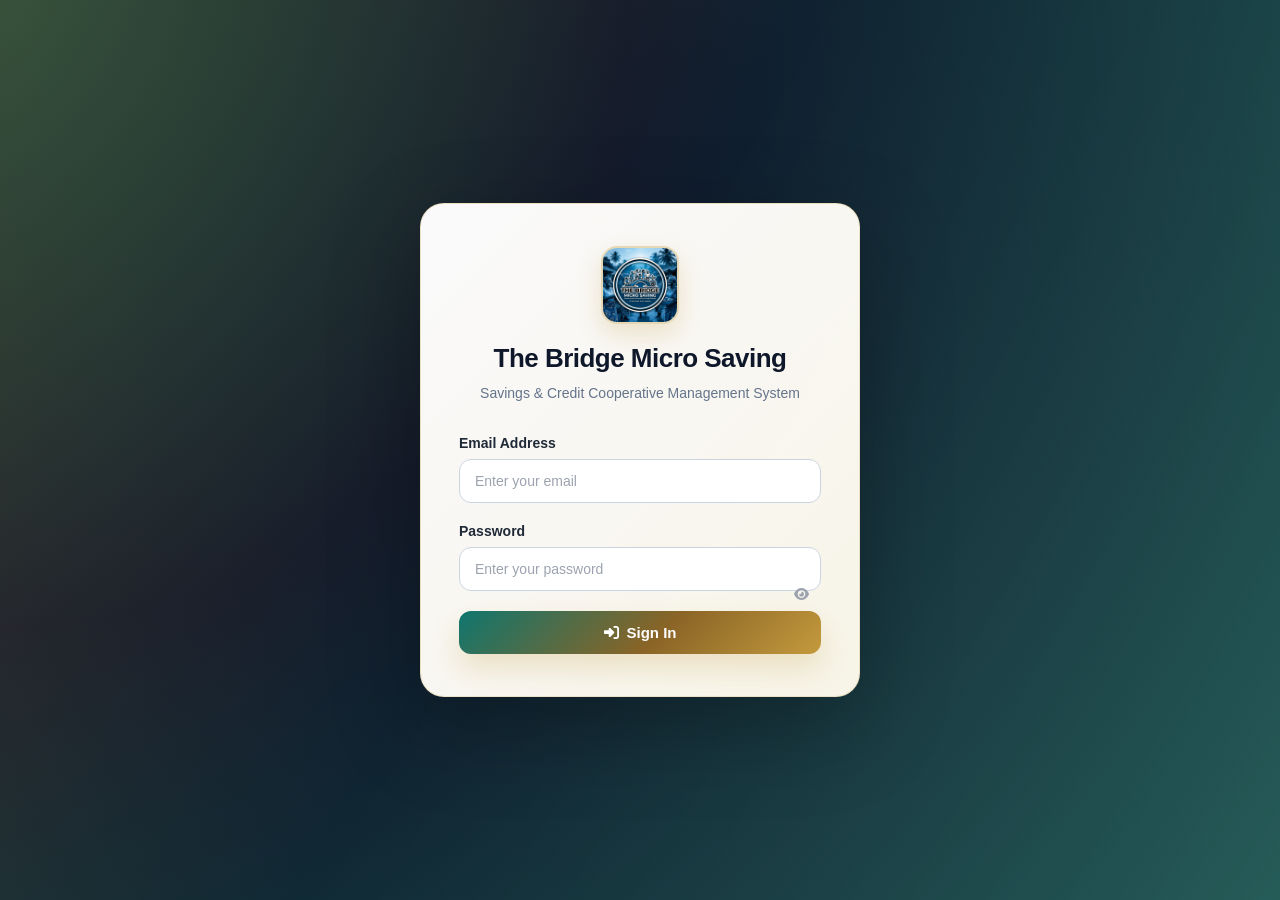
<file: login.html>
<!DOCTYPE html>
<html lang="en">
<head>
    <meta charset="UTF-8">
    <meta name="viewport" content="width=device-width, initial-scale=1.0">
    <meta http-equiv="Cache-Control" content="no-store, no-cache, must-revalidate, max-age=0">
    <meta http-equiv="Pragma" content="no-cache">
    <meta http-equiv="Expires" content="0">
    <title>Login - Cooperative Savings & Credit Society</title>
    <link rel="stylesheet" href="https://cdnjs.cloudflare.com/ajax/libs/font-awesome/6.5.1/css/all.min.css">
    <style>
        * {
            margin: 0;
            padding: 0;
            box-sizing: border-box;
        }

        body {
            font-family: 'Segoe UI', Tahoma, Geneva, Verdana, sans-serif;
            background: radial-gradient(circle at top left, #0f3d3a 0%, #0f172a 40%, #134e4a 100%);
            min-height: 100vh;
            display: flex;
            justify-content: center;
            align-items: center;
            padding: 20px;
            position: relative;
            overflow-x: hidden;
            overflow-y: auto;
        }

        body::before {
            content: '';
            position: absolute;
            inset: 0;
            background: linear-gradient(120deg, rgba(196, 154, 61, 0.22), transparent 45%, rgba(255,255,255,0.08));
            pointer-events: none;
        }

        .login-container {
            background: linear-gradient(135deg, rgba(255,255,255,0.98) 0%, rgba(252,248,235,0.98) 100%);
            border-radius: 24px;
            box-shadow: 0 28px 90px rgba(0, 0, 0, 0.28);
            width: 100%;
            max-width: 440px;
            padding: 42px 38px;
            animation: slideUp 0.5s ease;
            border: 1px solid rgba(196, 154, 61, 0.25);
            backdrop-filter: blur(10px);
        }

        @keyframes slideUp {
            from {
                opacity: 0;
                transform: translateY(30px);
            }
            to {
                opacity: 1;
                transform: translateY(0);
            }
        }

        .login-header {
            text-align: center;
            margin-bottom: 30px;
        }

        .logo {
            margin-bottom: 15px;
        }

        .logo img {
            width: 78px;
            height: 78px;
            object-fit: cover;
            border-radius: 16px;
            box-shadow: 0 10px 24px rgba(196, 154, 61, 0.24);
            border: 2px solid rgba(196, 154, 61, 0.35);
        }

        .login-header h1 {
            font-size: 26px;
            color: #0f172a;
            margin-bottom: 8px;
            font-weight: 700;
            letter-spacing: -0.02em;
        }

        .login-header p {
            color: #64748b;
            font-size: 14px;
            line-height: 1.6;
        }

        .form-group {
            margin-bottom: 20px;
        }

        label {
            display: block;
            margin-bottom: 8px;
            color: #1f2937;
            font-weight: 600;
            font-size: 14px;
        }

        input {
            width: 100%;
            padding: 13px 15px;
            border: 1px solid #cbd5e1;
            border-radius: 12px;
            font-size: 14px;
            transition: all 0.25s ease;
            font-family: inherit;
            background: #fff;
        }

        input:focus {
            outline: none;
            border-color: #0f766e;
            box-shadow: 0 0 0 4px rgba(15, 118, 110, 0.12);
        }

        input::placeholder {
            color: #9ca3af;
        }

        .remember-forgot {
            display: flex;
            justify-content: space-between;
            align-items: center;
            margin-bottom: 25px;
            font-size: 13px;
        }

        .remember-me {
            display: flex;
            align-items: center;
            gap: 6px;
            color: #6b7280;
        }

        .remember-me input[type="checkbox"] {
            width: auto;
            margin: 0;
        }

        .forgot-password {
            color: #2563eb;
            text-decoration: none;
            cursor: pointer;
        }

        .forgot-password:hover {
            text-decoration: underline;
        }

        .login-btn {
            width: 100%;
            padding: 13px;
            background: linear-gradient(135deg, #0f766e 0%, #8a6426 55%, #c49a3d 100%);
            color: white;
            border: none;
            border-radius: 12px;
            font-size: 15px;
            font-weight: 600;
            cursor: pointer;
            transition: all 0.25s ease;
            display: flex;
            align-items: center;
            justify-content: center;
            gap: 8px;
            box-shadow: 0 14px 28px rgba(196, 154, 61, 0.24);
        }

        .login-btn:hover {
            transform: translateY(-2px);
            box-shadow: 0 16px 32px rgba(196, 154, 61, 0.28);
        }

        .login-btn:active {
            transform: translateY(0);
        }

        .login-btn.loading {
            opacity: 0.7;
            cursor: not-allowed;
        }

        .divider {
            display: flex;
            align-items: center;
            margin: 25px 0;
            color: #d1d5db;
        }

        .divider::before,
        .divider::after {
            content: '';
            flex: 1;
            height: 1px;
            background: #e5e7eb;
        }

        .divider span {
            padding: 0 10px;
            color: #9ca3af;
            font-size: 13px;
        }

        .demo-accounts {
            background: linear-gradient(135deg, #f8fbff 0%, #f3f8ff 100%);
            border: 1px solid #dbeafe;
            border-radius: 12px;
            padding: 15px;
            margin-bottom: 20px;
            font-size: 13px;
            box-shadow: inset 0 1px 0 rgba(255,255,255,0.7);
        }

        .demo-accounts h3 {
            color: #0369a1;
            margin-bottom: 10px;
            font-size: 13px;
        }

        .demo-account {
            margin-bottom: 8px;
            color: #0369a1;
        }

        .demo-account strong {
            display: block;
            margin-bottom: 2px;
        }

        .signup-link {
            text-align: center;
            margin-top: 20px;
            font-size: 14px;
            color: #6b7280;
        }

        .signup-link a {
            color: #8a6426;
            text-decoration: none;
            font-weight: 600;
        }

        .signup-link a:hover {
            text-decoration: underline;
        }

        .error-message {
            background: #fee2e2;
            border: 1px solid #fecaca;
            color: #991b1b;
            padding: 12px;
            border-radius: 8px;
            margin-bottom: 20px;
            font-size: 13px;
            display: none;
            animation: shake 0.5s ease;
        }

        .error-message.show {
            display: block;
        }

        @keyframes shake {
            0%, 100% { transform: translateX(0); }
            25% { transform: translateX(-5px); }
            75% { transform: translateX(5px); }
        }

        .success-message {
            background: #dcfce7;
            border: 1px solid #86efac;
            color: #166534;
            padding: 12px;
            border-radius: 8px;
            margin-bottom: 20px;
            font-size: 13px;
            display: none;
            animation: slideDown 0.3s ease;
        }

        .success-message.show {
            display: block;
        }

        @keyframes slideDown {
            from {
                opacity: 0;
                transform: translateY(-10px);
            }
            to {
                opacity: 1;
                transform: translateY(0);
            }
        }

        .password-toggle {
            position: relative;
        }

        .password-toggle-btn {
            position: absolute;
            right: 12px;
            top: 40px;
            background: none;
            border: none;
            color: #9ca3af;
            cursor: pointer;
            padding: 0;
            width: auto;
        }

        .password-toggle-btn:hover {
            color: #6b7280;
        }

        @media (max-width: 480px) {
            .login-container {
                padding: 30px 20px;
            }

            .login-header h1 {
                font-size: 20px;
            }

            .logo {
                font-size: 40px;
            }
        }
    </style>
</head>
<body>
    <div class="login-container">
        <div class="login-header">
            <div class="logo">
                <img src="logo1.jpeg" alt="The Bridge Micro Saving Logo">
            </div>
            <h1>The Bridge Micro Saving</h1>
            <p>Savings & Credit Cooperative Management System</p>
        </div>

        <div class="error-message" id="errorMessage"></div>
        <div class="success-message" id="successMessage"></div>

        <form id="loginForm" onsubmit="handleLogin(event)">
            <div class="form-group">
                <label for="email">Email Address</label>
                <input 
                    type="email" 
                    id="email" 
                    placeholder="Enter your email"
                    required
                    autocomplete="email"
                >
            </div>

            <div class="form-group">
                <label for="password">Password</label>
                <div class="password-toggle">
                    <input 
                        type="password" 
                        id="password" 
                        placeholder="Enter your password"
                        required
                        autocomplete="current-password"
                    >
                    <button type="button" class="password-toggle-btn" onclick="togglePasswordVisibility()">
                        <i class="fas fa-eye"></i>
                    </button>
                </div>
            </div>

            <div class="remember-forgot" style="display: none;"></div>

            <button type="submit" class="login-btn" id="loginBtn">
                <i class="fas fa-sign-in-alt"></i>
                <span>Sign In</span>
            </button>
        </form>
    </div>

    <script>
        async function loginToBackend(email, password) {
            try {
                const response = await fetch('http://127.0.0.1:5000/login', {
                    method: 'POST',
                    headers: { 'Content-Type': 'application/json' },
                    body: JSON.stringify({ email, password })
                });

                const result = await response.json();
                return { ok: response.ok, result };
            } catch (error) {
                return { ok: false, result: { message: 'Backend server is not available.' } };
            }
        }

        window.addEventListener('load', function() {
            const session = JSON.parse(localStorage.getItem('coopSession') || 'null');
            if (session && session.userId) {
                window.location.replace('index.html');
                return;
            }

            const rememberedEmail = localStorage.getItem('coopRememberedEmail');
            const rememberedPassword = localStorage.getItem('coopRememberedPassword');
            const emailInput = document.getElementById('email');
            const passwordInput = document.getElementById('password');

            if (emailInput) {
                emailInput.value = '';
            }

            if (passwordInput) {
                passwordInput.value = '';
            }

            if (rememberedEmail && emailInput) {
                emailInput.dataset.rememberedEmail = rememberedEmail;
            }

            if (rememberedPassword && passwordInput) {
                passwordInput.dataset.rememberedPassword = rememberedPassword;
            }
        });

        function handleLogin(event) {
            event.preventDefault();

            const email = document.getElementById('email').value.trim();
            const password = document.getElementById('password').value;

            clearMessages();

            if (!email || !password) {
                showError('Please enter both email and password');
                return;
            }

            const loginBtn = document.getElementById('loginBtn');
            loginBtn.classList.add('loading');
            loginBtn.disabled = true;
            loginBtn.innerHTML = '<i class="fas fa-spinner fa-spin"></i><span>Signing In...</span>';

            loginToBackend(email, password).then(({ ok, result }) => {
                if (!ok || !result.ok) {
                    loginBtn.classList.remove('loading');
                    loginBtn.disabled = false;
                    loginBtn.innerHTML = '<i class="fas fa-sign-in-alt"></i><span>Sign In</span>';
                    showError(result.message || 'Invalid email or password');
                    return;
                }

                const user = result.user;
                const session = {
                    userId: user.id,
                    userName: user.name,
                    userEmail: user.email,
                    userRole: user.role,
                    loginTime: new Date().toISOString()
                };

                localStorage.setItem('coopSession', JSON.stringify(session));
                localStorage.setItem('coopRememberedEmail', email);
                localStorage.setItem('coopRememberedPassword', password);

                showSuccess(`Welcome back, ${user.name}!`);

                setTimeout(() => {
                    window.location.replace('index.html');
                }, 1000);
            });
        }

        function togglePasswordVisibility() {
            const passwordInput = document.getElementById('password');
            const toggleBtn = document.querySelector('.password-toggle-btn');

            if (!passwordInput || !toggleBtn) {
                return;
            }

            if (passwordInput.type === 'password') {
                passwordInput.type = 'text';
                toggleBtn.innerHTML = '<i class="fas fa-eye-slash"></i>';
            } else {
                passwordInput.type = 'password';
                toggleBtn.innerHTML = '<i class="fas fa-eye"></i>';
            }
        }

        function showError(message) {
            const errorDiv = document.getElementById('errorMessage');
            errorDiv.textContent = message;
            errorDiv.classList.add('show');
        }

        function showSuccess(message) {
            const successDiv = document.getElementById('successMessage');
            successDiv.textContent = message;
            successDiv.classList.add('show');
        }

        function clearMessages() {
            document.getElementById('errorMessage').classList.remove('show');
            document.getElementById('successMessage').classList.remove('show');
        }

        document.getElementById('password').addEventListener('keypress', function(e) {
            if (e.key === 'Enter') {
                e.preventDefault();
                document.getElementById('loginForm').requestSubmit();
            }
        });
    </script>
</body>
</html>
</file>
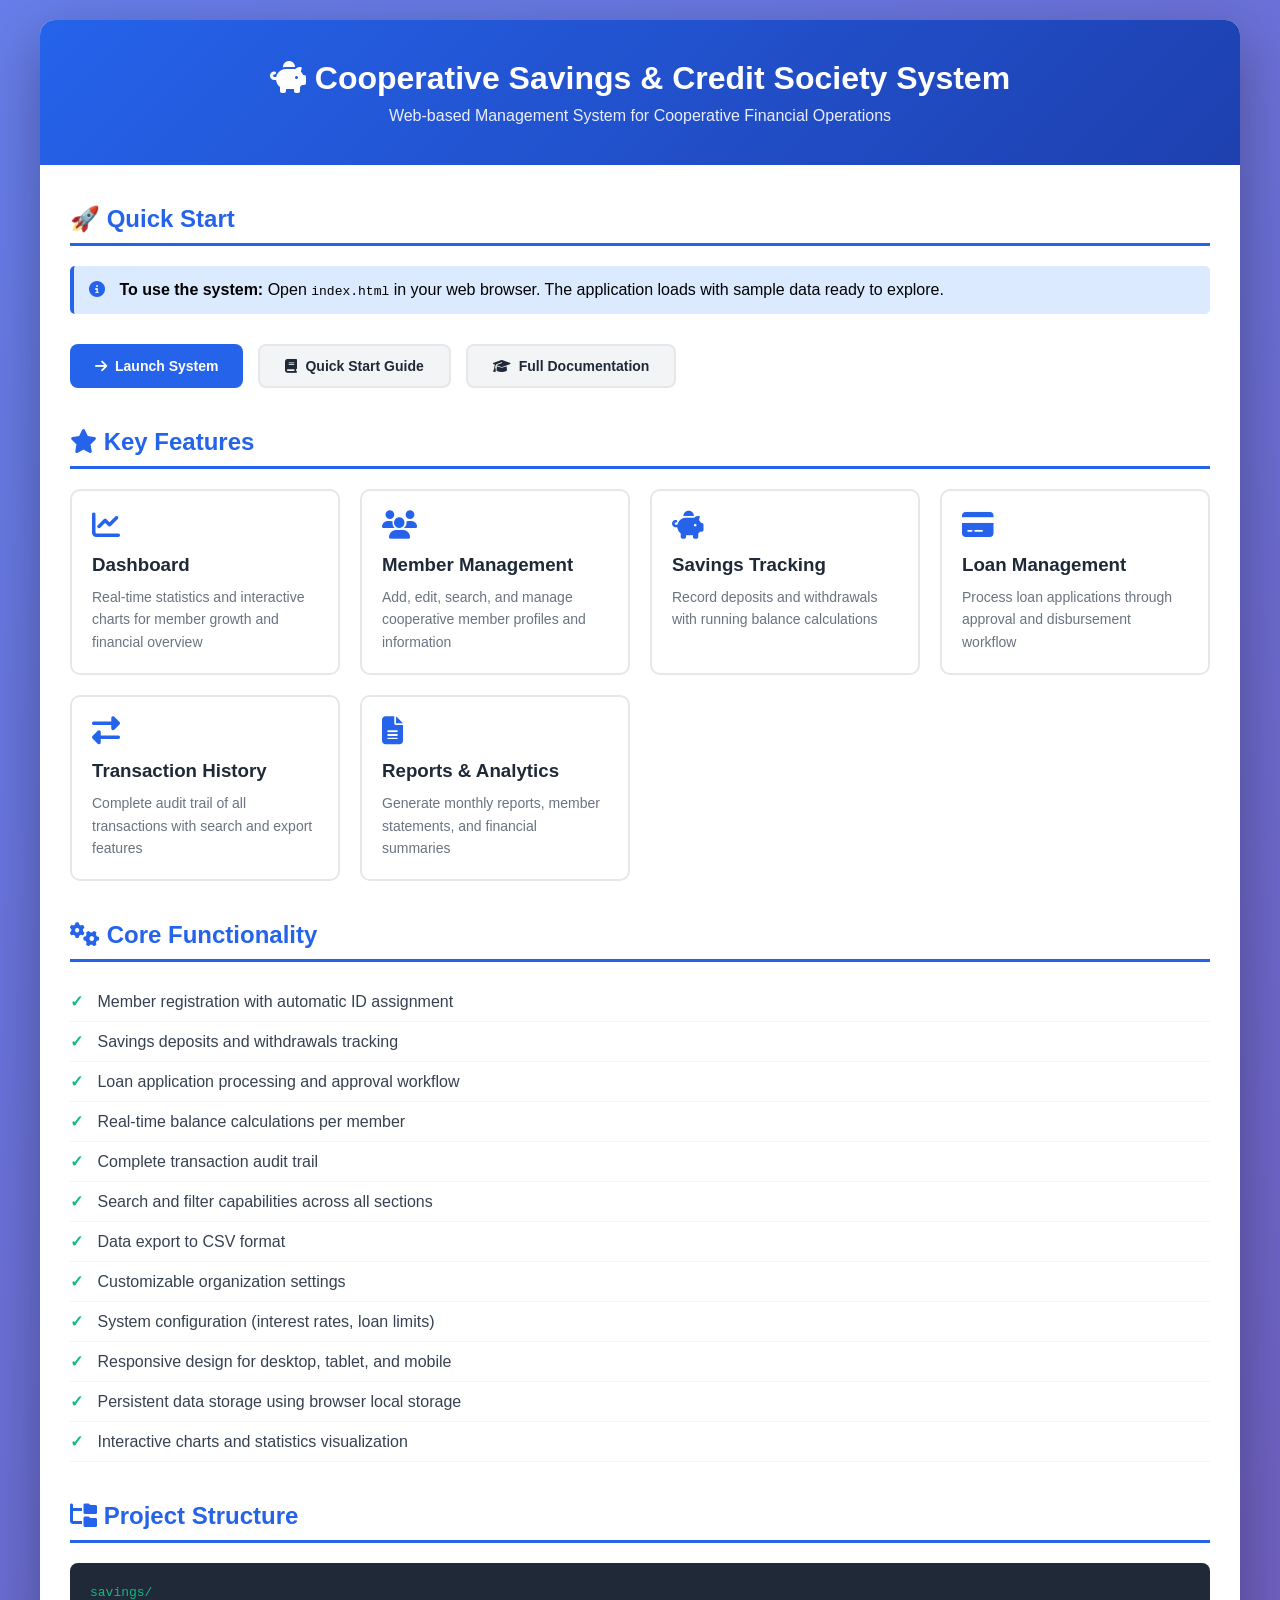
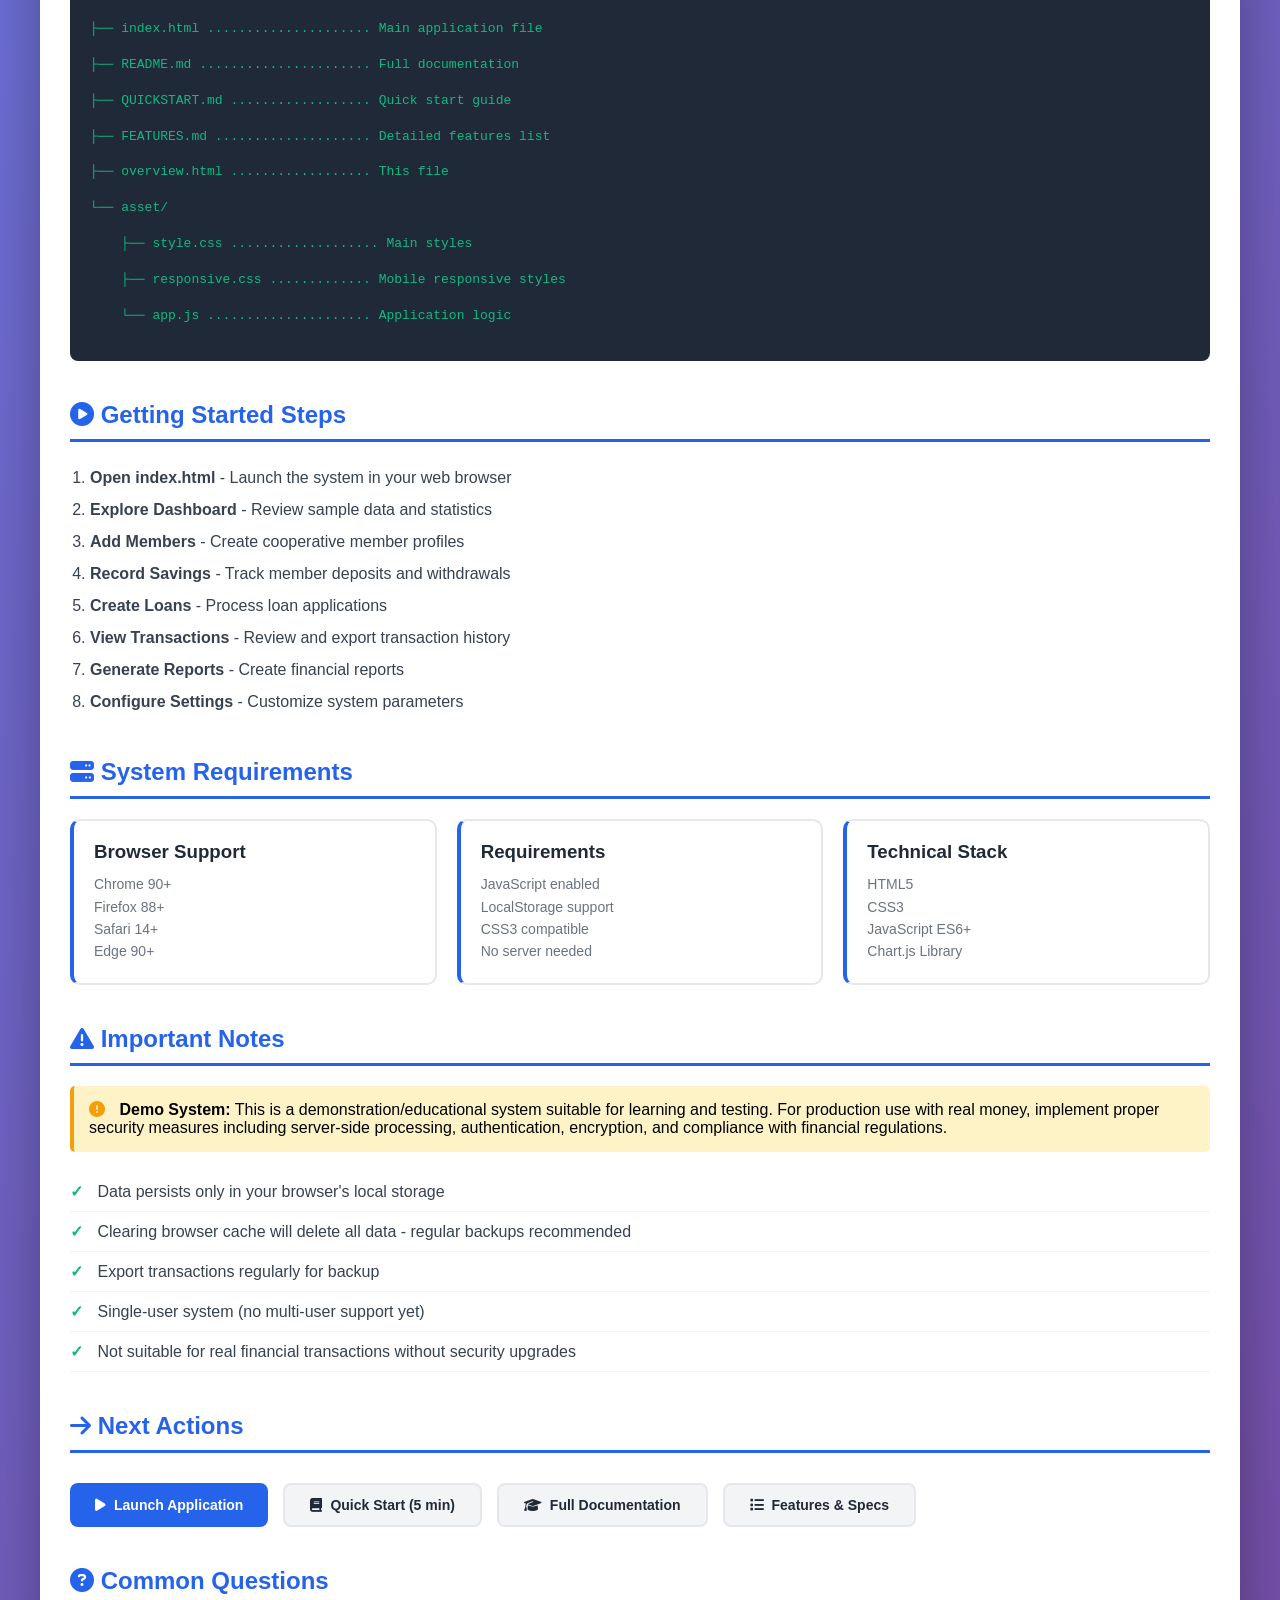
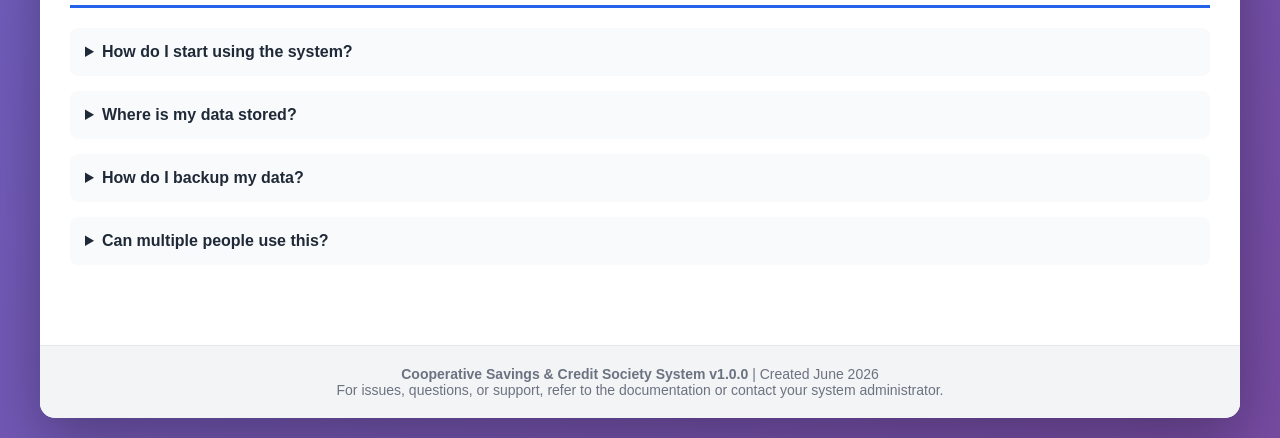
<file: overview.html>
<!DOCTYPE html>
<html lang="en">
<head>
    <meta charset="UTF-8">
    <meta name="viewport" content="width=device-width, initial-scale=1.0">
    <title>Cooperative System - Overview</title>
    <link rel="stylesheet" href="https://cdnjs.cloudflare.com/ajax/libs/font-awesome/6.5.1/css/all.min.css">
    <style>
        * {
            margin: 0;
            padding: 0;
            box-sizing: border-box;
        }
        
        body {
            font-family: 'Segoe UI', Tahoma, Geneva, Verdana, sans-serif;
            background: linear-gradient(135deg, #667eea 0%, #764ba2 100%);
            min-height: 100vh;
            padding: 20px;
        }
        
        .container {
            max-width: 1200px;
            margin: 0 auto;
            background: white;
            border-radius: 15px;
            overflow: hidden;
            box-shadow: 0 20px 60px rgba(0,0,0,0.3);
        }
        
        header {
            background: linear-gradient(135deg, #2563eb 0%, #1e40af 100%);
            color: white;
            padding: 40px 30px;
            text-align: center;
        }
        
        header h1 {
            font-size: 32px;
            margin-bottom: 10px;
        }
        
        header p {
            font-size: 16px;
            opacity: 0.9;
        }
        
        .content {
            padding: 40px 30px;
        }
        
        .section {
            margin-bottom: 40px;
        }
        
        .section h2 {
            color: #2563eb;
            margin-bottom: 20px;
            font-size: 24px;
            border-bottom: 3px solid #2563eb;
            padding-bottom: 10px;
        }
        
        .grid {
            display: grid;
            grid-template-columns: repeat(auto-fit, minmax(250px, 1fr));
            gap: 20px;
            margin-bottom: 30px;
        }
        
        .card {
            background: white;
            border: 2px solid #e5e7eb;
            border-radius: 10px;
            padding: 20px;
            transition: all 0.3s ease;
        }
        
        .card:hover {
            border-color: #2563eb;
            box-shadow: 0 5px 20px rgba(37, 99, 235, 0.2);
            transform: translateY(-5px);
        }
        
        .card i {
            font-size: 28px;
            color: #2563eb;
            margin-bottom: 15px;
        }
        
        .card h3 {
            color: #1f2937;
            margin-bottom: 10px;
        }
        
        .card p {
            color: #6b7280;
            font-size: 14px;
            line-height: 1.6;
        }
        
        .features-list {
            list-style: none;
            margin: 20px 0;
        }
        
        .features-list li {
            padding: 10px 0;
            color: #374151;
            border-bottom: 1px solid #f3f4f6;
        }
        
        .features-list li:before {
            content: "✓ ";
            color: #10b981;
            font-weight: bold;
            margin-right: 10px;
        }
        
        .button-group {
            display: flex;
            gap: 15px;
            flex-wrap: wrap;
            margin: 30px 0;
        }
        
        .btn {
            padding: 12px 25px;
            border: none;
            border-radius: 8px;
            font-size: 14px;
            font-weight: 600;
            cursor: pointer;
            transition: all 0.3s ease;
            text-decoration: none;
            display: inline-flex;
            align-items: center;
            gap: 8px;
        }
        
        .btn-primary {
            background: #2563eb;
            color: white;
        }
        
        .btn-primary:hover {
            background: #1e40af;
            transform: translateY(-2px);
            box-shadow: 0 5px 20px rgba(37, 99, 235, 0.3);
        }
        
        .btn-secondary {
            background: #f3f4f6;
            color: #1f2937;
            border: 2px solid #e5e7eb;
        }
        
        .btn-secondary:hover {
            border-color: #2563eb;
            background: #f9fafb;
        }
        
        .alert {
            background: #dbeafe;
            border-left: 4px solid #2563eb;
            padding: 15px;
            border-radius: 5px;
            margin: 20px 0;
        }
        
        .alert i {
            color: #2563eb;
            margin-right: 10px;
        }
        
        footer {
            background: #f3f4f6;
            padding: 20px 30px;
            text-align: center;
            color: #6b7280;
            font-size: 14px;
            border-top: 1px solid #e5e7eb;
        }
        
        .file-tree {
            background: #1f2937;
            color: #10b981;
            padding: 20px;
            border-radius: 8px;
            font-family: 'Courier New', monospace;
            font-size: 13px;
            overflow-x: auto;
        }
        
        .file-tree code {
            display: block;
            line-height: 1.6;
        }
        
        @media (max-width: 768px) {
            header h1 {
                font-size: 24px;
            }
            
            .content {
                padding: 20px;
            }
            
            .button-group {
                flex-direction: column;
            }
            
            .btn {
                justify-content: center;
                width: 100%;
            }
        }
    </style>
</head>
<body>
    <div class="container">
        <header>
            <h1><i class="fas fa-piggy-bank"></i> Cooperative Savings & Credit Society System</h1>
            <p>Web-based Management System for Cooperative Financial Operations</p>
        </header>
        
        <div class="content">
            <!-- Quick Start -->
            <div class="section">
                <h2>🚀 Quick Start</h2>
                <div class="alert">
                    <i class="fas fa-info-circle"></i>
                    <strong>To use the system:</strong> Open <code>index.html</code> in your web browser. The application loads with sample data ready to explore.
                </div>
                <div class="button-group">
                    <a href="index.html" class="btn btn-primary">
                        <i class="fas fa-arrow-right"></i> Launch System
                    </a>
                    <a href="QUICKSTART.md" class="btn btn-secondary">
                        <i class="fas fa-book"></i> Quick Start Guide
                    </a>
                    <a href="README.md" class="btn btn-secondary">
                        <i class="fas fa-graduation-cap"></i> Full Documentation
                    </a>
                </div>
            </div>
            
            <!-- Key Features -->
            <div class="section">
                <h2><i class="fas fa-star"></i> Key Features</h2>
                <div class="grid">
                    <div class="card">
                        <i class="fas fa-chart-line"></i>
                        <h3>Dashboard</h3>
                        <p>Real-time statistics and interactive charts for member growth and financial overview</p>
                    </div>
                    <div class="card">
                        <i class="fas fa-users"></i>
                        <h3>Member Management</h3>
                        <p>Add, edit, search, and manage cooperative member profiles and information</p>
                    </div>
                    <div class="card">
                        <i class="fas fa-piggy-bank"></i>
                        <h3>Savings Tracking</h3>
                        <p>Record deposits and withdrawals with running balance calculations</p>
                    </div>
                    <div class="card">
                        <i class="fas fa-credit-card"></i>
                        <h3>Loan Management</h3>
                        <p>Process loan applications through approval and disbursement workflow</p>
                    </div>
                    <div class="card">
                        <i class="fas fa-exchange-alt"></i>
                        <h3>Transaction History</h3>
                        <p>Complete audit trail of all transactions with search and export features</p>
                    </div>
                    <div class="card">
                        <i class="fas fa-file-alt"></i>
                        <h3>Reports & Analytics</h3>
                        <p>Generate monthly reports, member statements, and financial summaries</p>
                    </div>
                </div>
            </div>
            
            <!-- Core Functionality -->
            <div class="section">
                <h2><i class="fas fa-cogs"></i> Core Functionality</h2>
                <ul class="features-list">
                    <li>Member registration with automatic ID assignment</li>
                    <li>Savings deposits and withdrawals tracking</li>
                    <li>Loan application processing and approval workflow</li>
                    <li>Real-time balance calculations per member</li>
                    <li>Complete transaction audit trail</li>
                    <li>Search and filter capabilities across all sections</li>
                    <li>Data export to CSV format</li>
                    <li>Customizable organization settings</li>
                    <li>System configuration (interest rates, loan limits)</li>
                    <li>Responsive design for desktop, tablet, and mobile</li>
                    <li>Persistent data storage using browser local storage</li>
                    <li>Interactive charts and statistics visualization</li>
                </ul>
            </div>
            
            <!-- Project Structure -->
            <div class="section">
                <h2><i class="fas fa-folder-tree"></i> Project Structure</h2>
                <div class="file-tree">
                    <code>savings/</code><br>
                    <code>├── index.html ..................... Main application file</code><br>
                    <code>├── README.md ...................... Full documentation</code><br>
                    <code>├── QUICKSTART.md .................. Quick start guide</code><br>
                    <code>├── FEATURES.md .................... Detailed features list</code><br>
                    <code>├── overview.html .................. This file</code><br>
                    <code>└── asset/</code><br>
                    <code>&nbsp;&nbsp;&nbsp;&nbsp;├── style.css ................... Main styles</code><br>
                    <code>&nbsp;&nbsp;&nbsp;&nbsp;├── responsive.css ............. Mobile responsive styles</code><br>
                    <code>&nbsp;&nbsp;&nbsp;&nbsp;└── app.js ..................... Application logic</code><br>
                </div>
            </div>
            
            <!-- Getting Started -->
            <div class="section">
                <h2><i class="fas fa-play-circle"></i> Getting Started Steps</h2>
                <ol style="margin-left: 20px; color: #374151; line-height: 2;">
                    <li><strong>Open index.html</strong> - Launch the system in your web browser</li>
                    <li><strong>Explore Dashboard</strong> - Review sample data and statistics</li>
                    <li><strong>Add Members</strong> - Create cooperative member profiles</li>
                    <li><strong>Record Savings</strong> - Track member deposits and withdrawals</li>
                    <li><strong>Create Loans</strong> - Process loan applications</li>
                    <li><strong>View Transactions</strong> - Review and export transaction history</li>
                    <li><strong>Generate Reports</strong> - Create financial reports</li>
                    <li><strong>Configure Settings</strong> - Customize system parameters</li>
                </ol>
            </div>
            
            <!-- System Requirements -->
            <div class="section">
                <h2><i class="fas fa-server"></i> System Requirements</h2>
                <div class="grid">
                    <div class="card" style="border-left: 4px solid #2563eb;">
                        <h3>Browser Support</h3>
                        <p>
                            Chrome 90+<br>
                            Firefox 88+<br>
                            Safari 14+<br>
                            Edge 90+
                        </p>
                    </div>
                    <div class="card" style="border-left: 4px solid #2563eb;">
                        <h3>Requirements</h3>
                        <p>
                            JavaScript enabled<br>
                            LocalStorage support<br>
                            CSS3 compatible<br>
                            No server needed
                        </p>
                    </div>
                    <div class="card" style="border-left: 4px solid #2563eb;">
                        <h3>Technical Stack</h3>
                        <p>
                            HTML5<br>
                            CSS3<br>
                            JavaScript ES6+<br>
                            Chart.js Library
                        </p>
                    </div>
                </div>
            </div>
            
            <!-- Important Notes -->
            <div class="section">
                <h2><i class="fas fa-exclamation-triangle"></i> Important Notes</h2>
                <div class="alert" style="background: #fef3c7; border-left-color: #f59e0b;">
                    <i class="fas fa-exclamation-circle" style="color: #f59e0b;"></i>
                    <strong>Demo System:</strong> This is a demonstration/educational system suitable for learning and testing. For production use with real money, implement proper security measures including server-side processing, authentication, encryption, and compliance with financial regulations.
                </div>
                <ul class="features-list">
                    <li>Data persists only in your browser's local storage</li>
                    <li>Clearing browser cache will delete all data - regular backups recommended</li>
                    <li>Export transactions regularly for backup</li>
                    <li>Single-user system (no multi-user support yet)</li>
                    <li>Not suitable for real financial transactions without security upgrades</li>
                </ul>
            </div>
            
            <!-- Action Buttons -->
            <div class="section">
                <h2><i class="fas fa-arrow-right"></i> Next Actions</h2>
                <div class="button-group">
                    <a href="index.html" class="btn btn-primary">
                        <i class="fas fa-play"></i> Launch Application
                    </a>
                    <a href="QUICKSTART.md" class="btn btn-secondary">
                        <i class="fas fa-book"></i> Quick Start (5 min)
                    </a>
                    <a href="README.md" class="btn btn-secondary">
                        <i class="fas fa-graduation-cap"></i> Full Documentation
                    </a>
                    <a href="FEATURES.md" class="btn btn-secondary">
                        <i class="fas fa-list"></i> Features & Specs
                    </a>
                </div>
            </div>
            
            <!-- FAQ Section -->
            <div class="section">
                <h2><i class="fas fa-question-circle"></i> Common Questions</h2>
                <details style="margin-bottom: 15px; cursor: pointer; padding: 15px; background: #f9fafb; border-radius: 8px;">
                    <summary style="font-weight: 600; color: #1f2937;"><strong>How do I start using the system?</strong></summary>
                    <p style="margin-top: 10px; color: #6b7280;">Simply open index.html in your web browser. The system loads with sample data that you can use to explore all features.</p>
                </details>
                <details style="margin-bottom: 15px; cursor: pointer; padding: 15px; background: #f9fafb; border-radius: 8px;">
                    <summary style="font-weight: 600; color: #1f2937;"><strong>Where is my data stored?</strong></summary>
                    <p style="margin-top: 10px; color: #6b7280;">All data is stored in your browser's local storage. It persists between sessions unless you clear your browser cache.</p>
                </details>
                <details style="margin-bottom: 15px; cursor: pointer; padding: 15px; background: #f9fafb; border-radius: 8px;">
                    <summary style="font-weight: 600; color: #1f2937;"><strong>How do I backup my data?</strong></summary>
                    <p style="margin-top: 10px; color: #6b7280;">Go to the Transactions page and click "Export" to download all transactions as a CSV file. Save this file for backup.</p>
                </details>
                <details style="margin-bottom: 15px; cursor: pointer; padding: 15px; background: #f9fafb; border-radius: 8px;">
                    <summary style="font-weight: 600; color: #1f2937;"><strong>Can multiple people use this?</strong></summary>
                    <p style="margin-top: 10px; color: #6b7280;">This version is single-user. All users would share the same data. For multi-user support, upgrade to the enterprise version.</p>
                </details>
            </div>
        </div>
        
        <footer>
            <p><strong>Cooperative Savings & Credit Society System v1.0.0</strong> | Created June 2026</p>
            <p>For issues, questions, or support, refer to the documentation or contact your system administrator.</p>
        </footer>
    </div>
</body>
</html>
</file>
